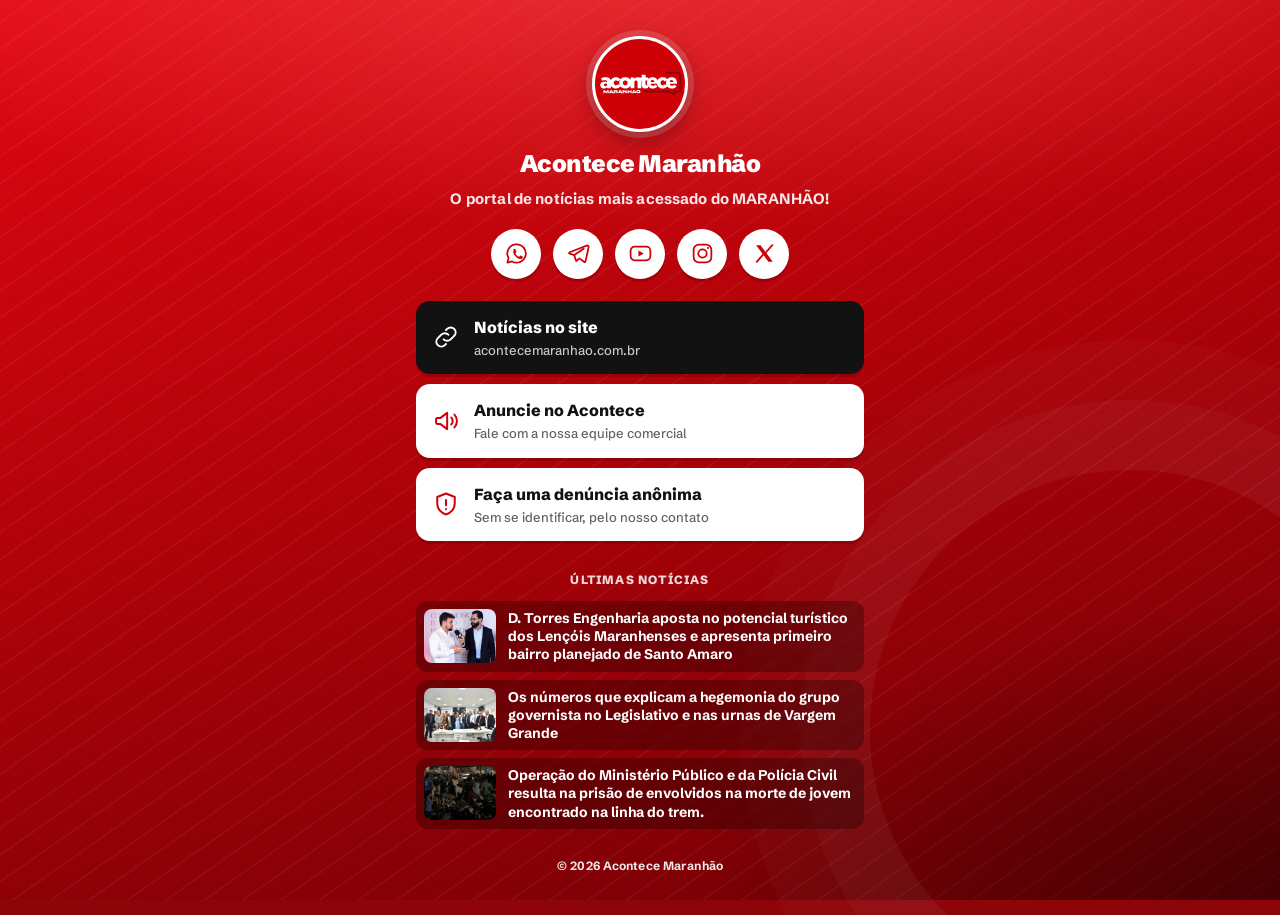
<file: bio.html>
<!doctype html>
<html lang="pt-BR">
<head>
<meta charset="utf-8">
<meta name="viewport" content="width=device-width,initial-scale=1,viewport-fit=cover">
<title>Bio - Acontece Maranhão</title>
<link rel="icon" href="favicon.ico" sizes="48x48">
<link rel="icon" href="favicon.svg" type="image/svg+xml">
<link rel="apple-touch-icon" href="apple-touch-icon.png">
<meta name="theme-color" content="#CE0108">
<link rel="preconnect" href="https://fonts.googleapis.com">
<link rel="preconnect" href="https://fonts.gstatic.com" crossorigin>
<link rel="stylesheet" href="https://fonts.googleapis.com/css2?family=Schibsted+Grotesk:wght@400;500;600;700;800;900&display=swap">
<link rel="stylesheet" href="site.css">
</head>
<body class="bio-pg">
<main class="bio">
 <span class="bio-av"><img src="logo-acontece-maranhao-quadrada.svg" alt="Acontece Maranhão"></span>
 <h1>Acontece Maranhão</h1>
 <p>O portal de notícias mais acessado do MARANHÃO!</p>
 <nav class="bio-redes" id="bio-redes" aria-label="Redes sociais do Acontece Maranhão"></nav>
 <nav class="bio-links" id="bio-links" aria-label="Links do Acontece Maranhão"></nav>
 <section class="bio-ult" id="bio-ult"><h2>Últimas notícias</h2></section>
 <p class="bio-foot">© 2026 Acontece Maranhão</p>
</main>
<script src="data.js"></script>
<script>
const IC={
 search:'<circle cx="11" cy="11" r="7"/><path d="m20 20-4-4"/>',
 whatsapp:'<path d="M12 3.2a8.8 8.8 0 0 0-7.6 13.2L3.2 20.8l4.5-1.2A8.8 8.8 0 1 0 12 3.2z"/><path d="M8.9 8.3c.3-.6.6-.6.9-.6h.6c.2 0 .4 0 .6.5l.8 1.9c.1.2.1.4 0 .6l-.4.6-.3.3c-.1.1-.2.3-.1.5.3.6.8 1.3 1.4 1.8.7.6 1.3.9 1.9 1.1.2.1.4 0 .5-.1l.7-.8c.2-.2.3-.2.6-.1l1.7.8c.3.1.4.2.4.4 0 .4-.1 1-.4 1.3-.4.5-1.2.9-1.9.9-.8 0-2.3-.4-4-1.9-1.6-1.4-2.6-3.2-2.8-3.8-.3-.8-.2-1.9.2-2.5z" fill="currentColor" stroke="none"/>',
 instagram:'<rect x="3.5" y="3.5" width="17" height="17" rx="5"/><circle cx="12" cy="12" r="4"/><circle cx="17.3" cy="6.7" r="1" fill="currentColor" stroke="none"/>',
 facebook:'<path d="M13.5 21v-7.5h2.6l.4-3.1h-3V8.5c0-.9.3-1.5 1.5-1.5h1.6V4.2c-.3 0-1.2-.1-2.3-.1-2.3 0-3.9 1.4-3.9 4v2.3H7.8v3.1h2.6V21z" fill="currentColor" stroke="none"/>',
 x:'<path d="M4 4h4.2l11.8 16h-4.2z" fill="currentColor" stroke="none"/><path d="M19.5 4 13 11.3M4.5 20l6.6-7.4"/>',
 telegram:'<path d="M20.5 4.2 3.6 10.8c-.9.4-.9 1.1 0 1.4l4.3 1.4 1.6 5c.2.6.6.7 1 .3l2.4-2.2 4.6 3.4c.6.4 1.1.2 1.3-.6l2.9-13.7c.2-1.1-.4-1.6-1.2-1.3z"/><path d="m8 13.5 9-6"/>',
 linkedin:'<rect x="3.5" y="3.5" width="17" height="17" rx="2.5"/><path d="M8 10.5V16M8 7.8v.1M11.5 16v-3.2c0-1.4.9-2.3 2-2.3s2 .8 2 2.3V16M11.5 10.5V16"/>',
 link:'<path d="M10 14a4.2 4.2 0 0 0 6 0l3-3a4.2 4.2 0 0 0-6-6l-1 1"/><path d="M14 10a4.2 4.2 0 0 0-6 0l-3 3a4.2 4.2 0 0 0 6 6l1-1"/>',
 youtube:'<rect x="2.5" y="5.5" width="19" height="13" rx="4"/><path d="m10 9 5 3-5 3z" fill="currentColor" stroke="none"/>',
 play:'<path d="M7 4.5v15l12-7.5z" fill="currentColor" stroke="none"/>',
 menu:'<path d="M4 7h16M4 12h16M4 17h16"/>',
 close:'<path d="M6 6l12 12M18 6 6 18"/>',
 mail:'<rect x="3.5" y="5.5" width="17" height="13" rx="2"/><path d="m4 7 8 6 8-6"/>',
 yt:'<rect x="1.5" y="5" width="21" height="14" rx="4.5" fill="#FF0000" stroke="none"/><path d="m10 9 5.2 3-5.2 3z" fill="#fff" stroke="none"/>'
};
const icon=k=>`<svg viewBox="0 0 24 24" fill="none" stroke="currentColor" stroke-width="1.7" stroke-linecap="round" stroke-linejoin="round" aria-hidden="true">${IC[k]}</svg>`;
const wa=t=>'https://wa.me/5598987884948?text='+encodeURIComponent(t);
IC.megafone='<path d="M3.5 10.5v3a1 1 0 0 0 1 1H7l6 4.5v-14L7 9.5H4.5a1 1 0 0 0-1 1z"/><path d="M16.5 9a4.2 4.2 0 0 1 0 6"/><path d="M19.2 6.5a8 8 0 0 1 0 11"/>';IC.denuncia='<path d="M12 3 4.5 6v5.5c0 4.6 3.2 8.4 7.5 9.5 4.3-1.1 7.5-4.9 7.5-9.5V6z"/><path d="M12 8.5v4.5"/><path d="M12 16.3v.2"/>';
const R=[
 ['https://whatsapp.com/channel/0029VaEszsV5vKAHEeERpi0s','whatsapp','Canal do WhatsApp'],
 ['https://t.me/acontecemaranhao2','telegram','Canal do Telegram'],
 ['https://www.youtube.com/@podaconteceroficial','youtube','Pod Acontecer no YouTube'],
 ['https://www.instagram.com/acontece_maranhao/','instagram','Instagram'],
 ['https://x.com/acontece_ma','x','X']
];
const L=[
 ['index.html','link','Notícias no site','acontecemaranhao.com.br','dest'],
 [wa('Olá! Quero anunciar no Acontece Maranhão.'),'megafone','Anuncie no Acontece','Fale com a nossa equipe comercial'],
 [wa('Olá! Gostaria de fazer uma denúncia anônima.'),'denuncia','Faça uma denúncia anônima','Sem se identificar, pelo nosso contato']
];
document.getElementById('bio-redes').innerHTML=R.map(([h,i,t])=>`<a href="${h}" target="_blank" rel="noopener" aria-label="${t}" title="${t}">${icon(i)}</a>`).join('');
const esc=s=>String(s).replace(/[&<>"]/g,c=>({'&':'&amp;','<':'&lt;','>':'&gt;','"':'&quot;'}[c]));
document.getElementById('bio-links').innerHTML=L.map(([h,i,t,s,c])=>`<a class="${c||''}" href="${h}"${i==='link'?'':' target="_blank" rel="noopener"'}>${icon(i)}<span>${esc(t)}<small>${esc(s)}</small></span></a>`).join('');
const P=(window.POSTS||[]).slice().sort((a,b)=>b.date.localeCompare(a.date)).slice(0,3);
document.getElementById('bio-ult').insertAdjacentHTML('beforeend',P.map(p=>`<a href="materia.html?id=${p.id}">${p.img?`<img src="${p.img}" alt="" loading="lazy">`:''}<span>${esc(p.title)}</span></a>`).join(''));
</script>
</body>
</html>
</file>
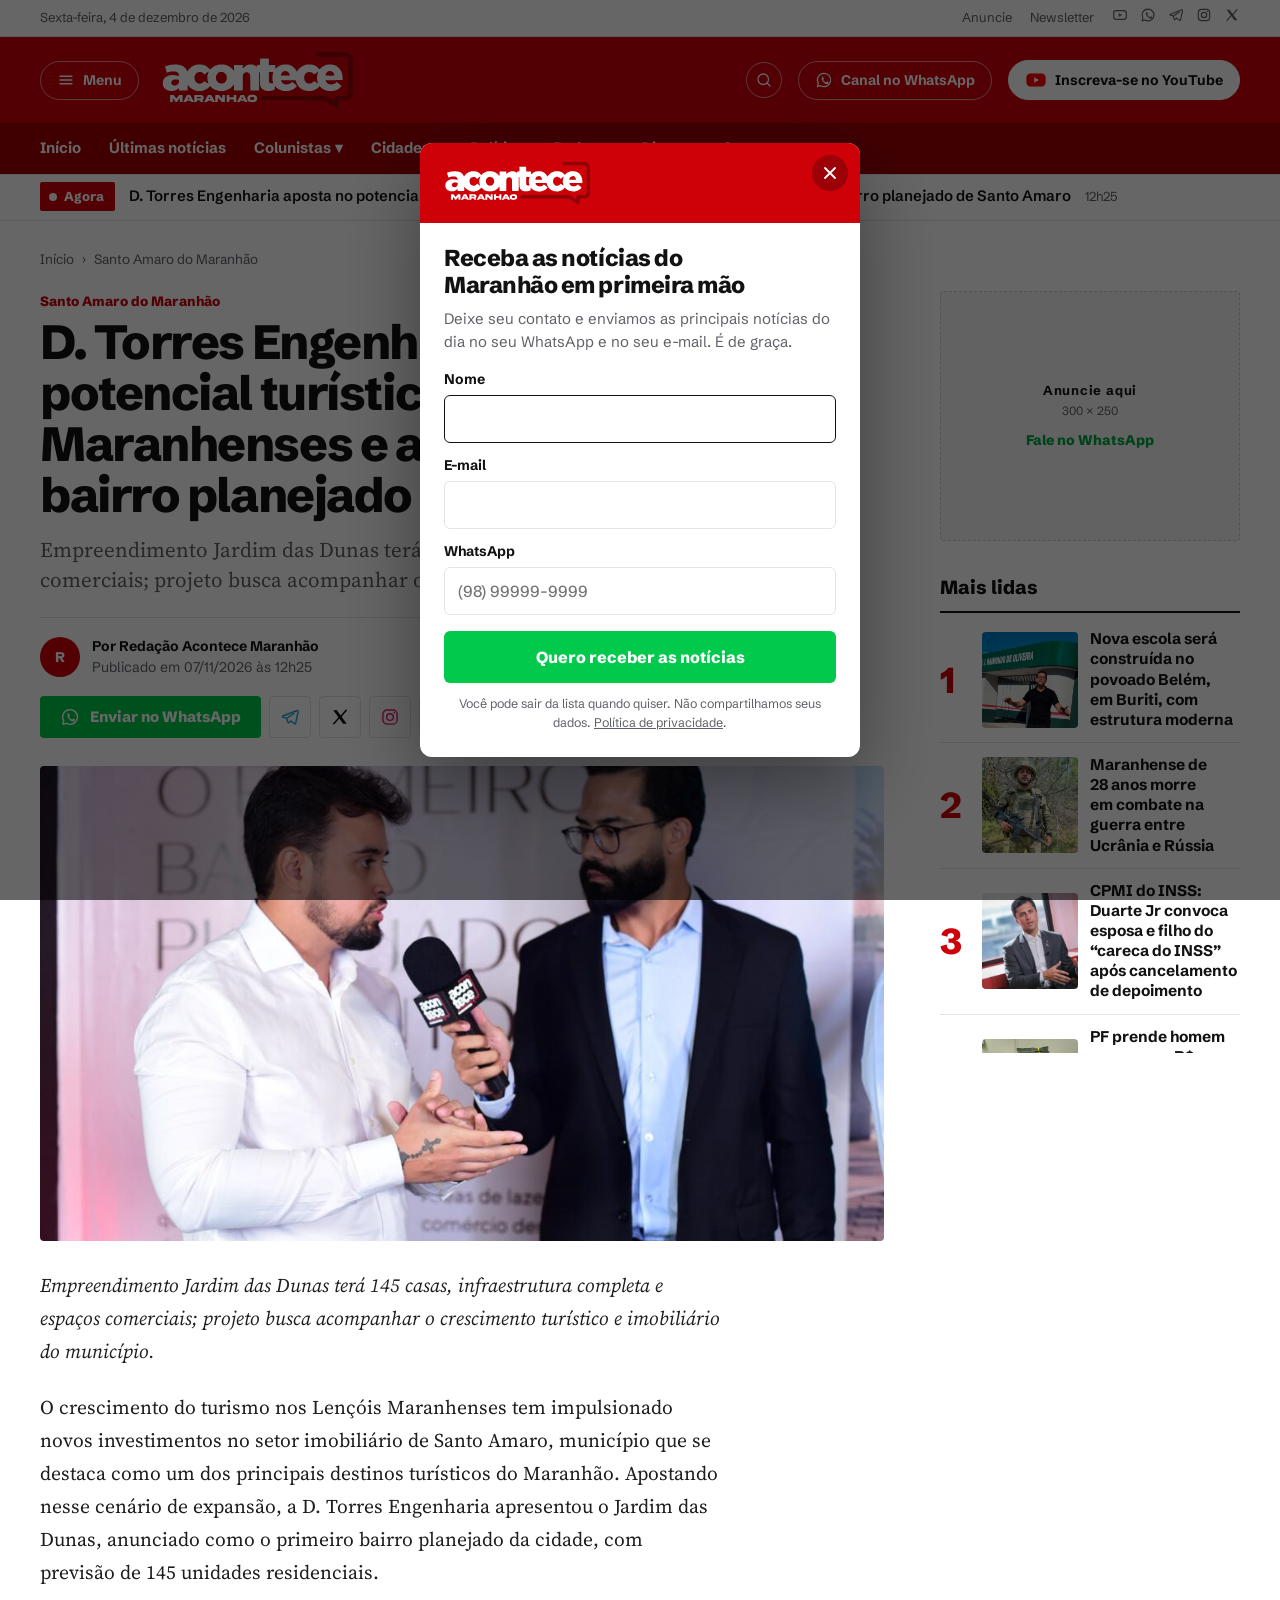
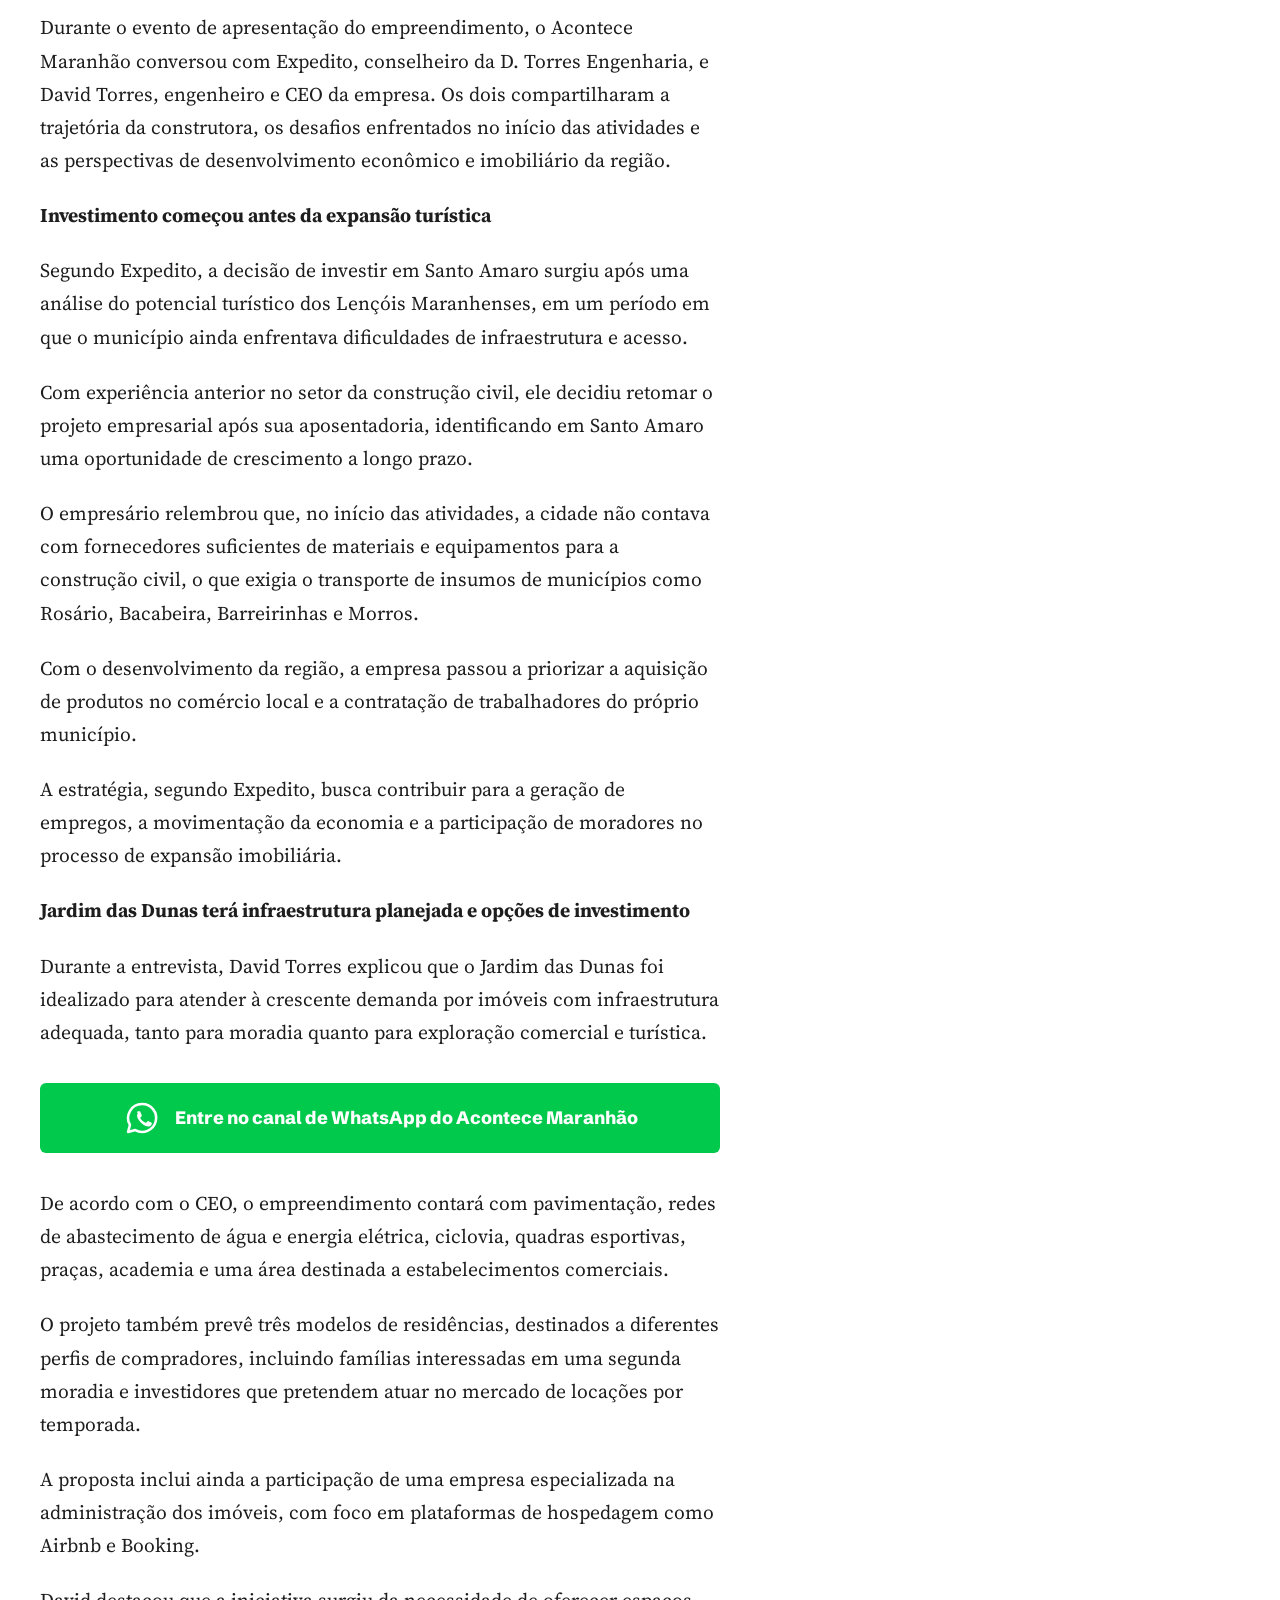
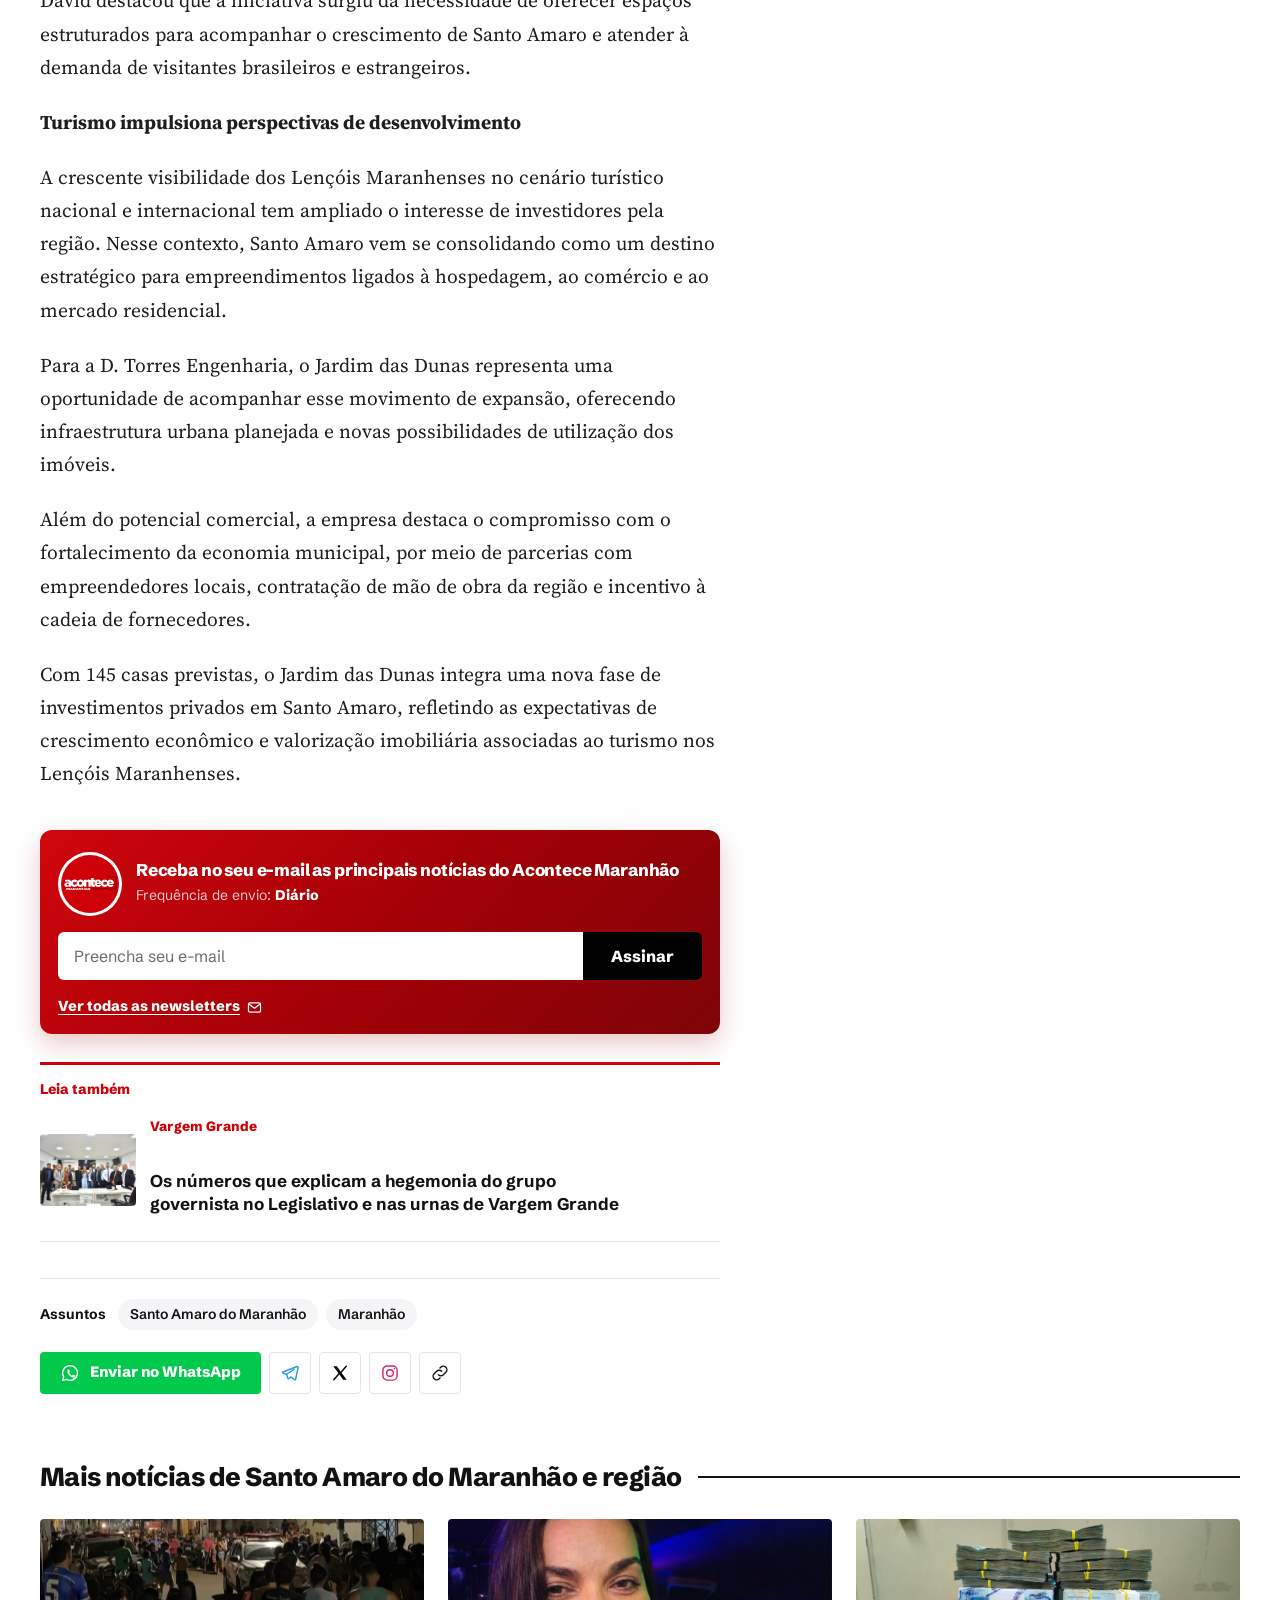
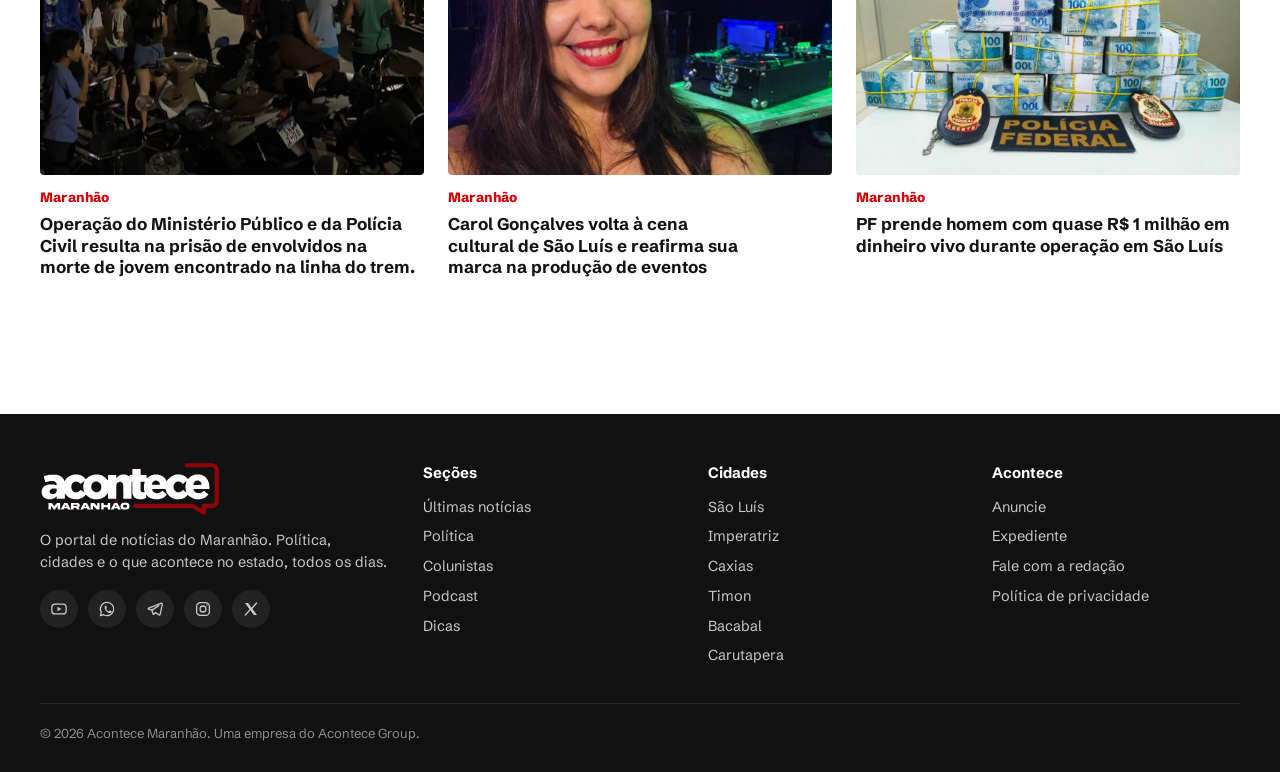
<file: materia.html>
<!doctype html>
<html lang="pt-BR">
<head>
<meta charset="utf-8">
<meta name="viewport" content="width=device-width,initial-scale=1,viewport-fit=cover">
<title>Matéria - Acontece Maranhão</title>
<link rel="icon" href="favicon.ico" sizes="48x48">
<link rel="icon" href="favicon.svg" type="image/svg+xml">
<link rel="icon" href="favicon-32.png" type="image/png" sizes="32x32">
<link rel="apple-touch-icon" href="apple-touch-icon.png">
<meta name="theme-color" content="#CE0108">
<link rel="preconnect" href="https://fonts.googleapis.com">
<link rel="preconnect" href="https://fonts.gstatic.com" crossorigin>
<link rel="stylesheet" href="https://fonts.googleapis.com/css2?family=Schibsted+Grotesk:wght@400;500;600;700;800;900&family=Source+Serif+4:opsz,wght@8..60,400;8..60,600&display=swap">
<link rel="stylesheet" href="site.css">
</head>
<body data-page="materia">
<div id="top"></div>
<main class="wrap" id="main"></main>
<div id="foot"></div>
<script src="data.js"></script>
<script src="site.js"></script>
</body>
</html>
</file>
<file: site.css>
/*
  Acontece Maranhão — protótipo do site
  Conceito: jornal regional moderno. Vermelho da logo só onde é marca (topo, chapéus, chamadas).
  Fios finos organizam a página; o balão de fala da logo marca o convite para o WhatsApp e a newsletter.
*/
:root{
  --red:#CE0108; --red-deep:#A00006; --red-ink:#8E0509; --red-tint:#FDF0F0;
  --ink:#121212; --gray:#5F6168; --rule:#E4E4E8; --tint:#F5F5F7; --paper:#FFFFFF;
  --wa:#1FA855;
  --f:"Schibsted Grotesk","Helvetica Neue",Arial,sans-serif;
  --serif:"Source Serif 4","Georgia",serif;
}
*{box-sizing:border-box}
html{-webkit-text-size-adjust:100%}
body{margin:0;background:var(--paper);color:var(--ink);font-family:var(--f);font-size:16px;line-height:1.5;-webkit-font-smoothing:antialiased}
img{max-width:100%;display:block}
a{color:inherit;text-decoration:none}
button,input{font:inherit;color:inherit}
h1,h2,h3,p{margin:0}
h1,h2,h3{text-wrap:balance}
:focus-visible{outline:2px solid var(--red);outline-offset:2px;border-radius:2px}
[hidden]{display:none!important}
.wrap{max-width:1240px;margin:0 auto;padding-left:max(20px,env(safe-area-inset-left,0px));padding-right:max(20px,env(safe-area-inset-right,0px))}
.gray{color:var(--gray)}

/* ---------- Topo ---------- */
.util{border-bottom:1px solid var(--rule);font-size:13px;color:var(--gray)}
.util .wrap{display:flex;align-items:center;gap:18px;min-height:36px;flex-wrap:wrap}
.util .sp{margin-left:auto}
.util a:hover{color:var(--ink)}
.util .soc{display:flex;gap:12px}
.util .soc svg{width:16px;height:16px}
.band{background:var(--red);color:#fff}
.band .wrap{display:flex;align-items:center;gap:16px;padding-block:14px}
.band .logo img{height:58px;width:auto}
.band .sp{flex:1}
.ibtn{display:inline-flex;align-items:center;gap:8px;border:1.5px solid rgba(255,255,255,.55);background:none;color:#fff;border-radius:999px;padding:8px 16px;font-weight:700;font-size:14px;cursor:pointer;white-space:nowrap}
.ibtn:hover{background:rgba(255,255,255,.12);border-color:#fff}
.ibtn svg{width:18px;height:18px}
.ibtn.icon{padding:8px;border-radius:50%}
.nav{position:sticky;top:0;z-index:40;background:var(--red-deep);color:#fff;box-shadow:0 1px 0 rgba(0,0,0,.08)}
.nav .wrap{display:flex;align-items:center;gap:4px;overflow-x:auto;scrollbar-width:none}
.nav .wrap::-webkit-scrollbar{display:none}
.nav a,.nav button{display:block;padding:14px 12px;font-weight:700;font-size:15px;white-space:nowrap;border:0;background:none;color:#fff;cursor:pointer;position:relative}
.nav a:first-child{padding-left:0}
.nav a:hover,.nav button:hover{color:#FFD9DA}
.nav [aria-current="page"]::after{content:"";position:absolute;left:12px;right:12px;bottom:6px;height:3px;background:#fff;border-radius:2px}
.nav a:first-child[aria-current="page"]::after{left:0}
.nav .chev{display:inline-block;margin-left:4px;transition:transform .2s}
.nav button[aria-expanded="true"] .chev{transform:rotate(180deg)}
.mega{position:sticky;top:48px;z-index:39;background:var(--paper);border-bottom:1px solid var(--rule);box-shadow:0 18px 30px rgba(0,0,0,.08)}
.mega .wrap{padding-block:20px 24px}
.mega h3{font-size:15px;margin-bottom:12px}
.mega ul{list-style:none;margin:0;padding:0;columns:5 160px;column-gap:24px}
.mega li{break-inside:avoid}
.mega li a{display:block;padding:4px 0;font-size:14.5px}
.mega li a:hover{color:var(--red)}
.mega-col .wrap{padding-block:18px 20px}
.mega-col ul{columns:3 220px;column-gap:32px}
.mega-col li a{display:flex;flex-direction:column;padding:7px 0;border-bottom:1px solid var(--rule)}
.mega-col li a b{font-size:15px}
.mega-col li a span{font-size:13px;color:var(--gray)}
.mega-col li a:hover b{color:var(--red)}
.mega-all{display:inline-block;margin-top:14px;font-weight:700;color:var(--red);font-size:14px}
.agora{border-bottom:1px solid var(--rule)}
.agora .wrap{display:flex;align-items:center;gap:14px;min-height:46px}
.agora .lab{position:relative;display:inline-flex;align-items:center;gap:7px;background:var(--red);color:#fff;font-weight:800;font-size:13px;padding:5px 11px 5px 9px;border-radius:2px;flex:none}
.pulse{position:relative;width:8px;height:8px;border-radius:50%;background:#fff;flex:none}
.pulse::after{content:"";position:absolute;inset:-4px;border-radius:50%;border:2px solid #fff;opacity:0;animation:pulse 1.8s ease-out infinite}
@keyframes pulse{0%{transform:scale(.4);opacity:.9}100%{transform:scale(1.4);opacity:0}}
.agora a{font-weight:600;font-size:15px;overflow:hidden;text-overflow:ellipsis;white-space:nowrap;min-width:0;transition:opacity .3s}
.agora a:hover{text-decoration:underline;text-underline-offset:3px}
.agora .t{color:var(--gray);font-size:13px;flex:none}

/* ---------- Comuns ---------- */
main{padding-block:28px 64px}
.chap{display:block;color:var(--red);font-weight:800;font-size:13.5px;margin-bottom:6px}
.sec{margin-top:56px}
.sec-h{display:flex;align-items:center;gap:16px;margin-bottom:22px}
.sec-h h2{font-size:26px;font-weight:800;letter-spacing:-.02em;white-space:nowrap}
.sec-h::after{content:"";flex:1;height:2px;background:var(--ink);order:2}
.sec-h .more{order:3;font-size:14px;font-weight:700;color:var(--red);white-space:nowrap}
.sec-h .more:hover{text-decoration:underline;text-underline-offset:3px}
.ph{position:relative;overflow:hidden;background:var(--tint);border-radius:4px}
.ph img{width:100%;height:100%;object-fit:cover;transition:transform .5s ease}
a:hover .ph img{transform:scale(1.03)}
.hl:hover,a:hover .hl{text-decoration:underline;text-decoration-thickness:2px;text-underline-offset:4px}
.vt{display:grid;place-items:center;background:var(--tint);border:1px dashed #CFCFD6;border-radius:4px;color:var(--gray);font-size:13px;text-align:center}
.vt b{display:block;font-size:11px;letter-spacing:.06em;color:#9A9BA3;font-weight:700;margin-bottom:2px}
.vt-h{height:250px;margin-top:48px}
.vt-q{height:250px}
.vt-v{height:600px}
.time{color:var(--gray);font-size:13px}

/* ---------- Home ---------- */
.top-grid{display:grid;grid-template-columns:minmax(0,1.75fr) minmax(0,1fr);gap:36px}
.manchete .ph{aspect-ratio:16/9}
.manchete .txt{padding-top:16px}
.manchete h1{font-size:clamp(30px,3.6vw,48px);font-weight:800;letter-spacing:-.03em;line-height:1.04}
.manchete p{font-family:var(--serif);font-size:20px;line-height:1.45;color:var(--gray);margin-top:12px;max-width:62ch}
.subs{display:flex;flex-direction:column}
.sub{display:grid;grid-template-columns:132px minmax(0,1fr);gap:14px;padding:16px 0;border-bottom:1px solid var(--rule)}
.sub:first-child{padding-top:0}
.sub:last-child{border-bottom:0}
.sub .ph{aspect-ratio:4/3}
.sub h3{font-size:17px;font-weight:700;line-height:1.25}
.row2{display:grid;grid-template-columns:minmax(0,1.75fr) minmax(0,1fr);gap:36px;margin-top:48px}
.ult{display:flex;flex-direction:column}
.ult a{display:grid;grid-template-columns:72px 150px minmax(0,1fr);gap:16px;align-items:start;padding:14px 0;border-bottom:1px solid var(--rule)}
.ult .ph{aspect-ratio:3/2}
.ult a:last-child{border-bottom:0}
.ult .when{font-size:13px;color:var(--gray);padding-top:2px}
.ult .when b{display:block;color:var(--ink);font-size:15px}
.ult h3{font-size:17px;font-weight:700;line-height:1.3}
.ult .chap{margin-bottom:3px;font-size:12.5px}
.side-col{display:flex;flex-direction:column;gap:32px}
.rank{display:flex;flex-direction:column;counter-reset:r}
.rank a{display:grid;grid-template-columns:30px 96px minmax(0,1fr);gap:12px;align-items:center;padding:12px 0;border-bottom:1px solid var(--rule);counter-increment:r}
.rank a:last-child{border-bottom:0}
.rank a::before{content:counter(r);font-size:36px;font-weight:800;color:var(--red);line-height:1;letter-spacing:-.04em}
.rank .ph{aspect-ratio:1/1;border-radius:4px}
.rank h3{font-size:15.5px;font-weight:700;line-height:1.3}
.side-h{font-size:19px;font-weight:800;padding-bottom:10px;border-bottom:2px solid var(--ink);margin-bottom:4px}

.cols{display:grid;grid-template-columns:repeat(4,minmax(0,1fr));gap:24px}
.colun{display:flex;flex-direction:column;gap:10px;padding-top:18px;border-top:1px solid var(--rule)}
.colun .who{display:flex;align-items:center;gap:12px}
.av{width:56px;height:56px;border-radius:50%;display:grid;place-items:center;font-weight:800;font-size:18px;flex:none;color:#fff}
.colun .who b{display:block;font-size:15px}
.colun .who div span{font-size:13px;color:var(--red);font-weight:700}
.colun h3{font-family:var(--serif);font-size:19px;font-weight:600;line-height:1.3}

.pol{display:grid;grid-template-columns:minmax(0,1.3fr) minmax(0,1fr);gap:32px}
.pol .big .ph{aspect-ratio:3/2}
.pol .big h3{font-size:28px;font-weight:800;letter-spacing:-.02em;line-height:1.1;margin-top:14px}
.pol .big p{font-family:var(--serif);color:var(--gray);font-size:17px;margin-top:8px}
.pol .list a{display:block;padding:14px 0;border-bottom:1px solid var(--rule)}
.pol .list a:first-child{padding-top:0}
.pol .list a:last-child{border-bottom:0}
.pol .list h3{font-size:18px;font-weight:700;line-height:1.28}

.chips{display:flex;flex-wrap:wrap;gap:8px;margin-bottom:22px}
.chips a{border:1.5px solid var(--rule);border-radius:999px;padding:6px 14px;font-size:14px;font-weight:600}
.chips a:hover{border-color:var(--red);color:var(--red)}
.grid4{display:grid;grid-template-columns:repeat(4,minmax(0,1fr));gap:24px}
.card .ph{aspect-ratio:3/2;margin-bottom:12px}
.card h3{font-size:17px;font-weight:700;line-height:1.28}

.dark{background:#111;color:#fff;margin-top:64px;padding-block:44px 52px;box-shadow:0 0 0 100vmax #111;clip-path:inset(0 -100vmax)}
.dark .sec-h::after{background:#fff}
.dark .sec-h .more{color:#FF8A8F}
.pod{display:grid;grid-template-columns:minmax(0,1fr) minmax(0,1.4fr);gap:40px;align-items:start}
.pod-cover{aspect-ratio:4/3;border-radius:6px;background:var(--red);display:flex;flex-direction:column;justify-content:flex-end;padding:28px;position:relative;overflow:hidden}
.pod-cover b{font-size:44px;font-weight:900;letter-spacing:-.04em;line-height:.95;position:relative}
.pod-cover span{font-size:15px;opacity:.85;margin-top:10px;position:relative}
.pod-cover i{position:absolute;border-radius:50%;border:2px solid rgba(255,255,255,.25)}
.eps a{display:grid;grid-template-columns:48px minmax(0,1fr) auto;gap:16px;align-items:center;padding:16px 0;border-bottom:1px solid #2A2A2A}
.eps a:first-child{padding-top:0}
.play{width:48px;height:48px;border-radius:50%;background:var(--red);display:grid;place-items:center;transition:transform .2s}
.play svg{width:18px;height:18px;margin-left:3px}
.eps a:hover .play{transform:scale(1.08)}
.eps h3{font-size:17px;font-weight:700;line-height:1.3}
.eps .gray{color:#A3A3AA;font-size:13px}
.tv{display:grid;grid-template-columns:repeat(3,minmax(0,1fr));gap:24px;margin-top:8px}
.tv .ph{aspect-ratio:16/9;margin-bottom:12px}
.tv .ph::after{content:"";position:absolute;inset:0;background:linear-gradient(180deg,transparent 50%,rgba(0,0,0,.55))}
.tv .ph .play{position:absolute;left:14px;bottom:14px;z-index:1}
.tv .ph .dur{position:absolute;right:12px;bottom:14px;z-index:1;font-size:12.5px;font-weight:700;background:rgba(0,0,0,.6);padding:2px 8px;border-radius:3px}
.tv h3{font-size:17px;font-weight:700;line-height:1.3}

.dicas{display:grid;grid-template-columns:repeat(3,minmax(0,1fr));gap:24px}
.dica{display:flex;flex-direction:column;gap:10px;padding:20px;border:1.5px solid var(--rule);border-radius:8px;transition:border-color .2s}
.dica:hover{border-color:var(--ink)}
.dica .k{font-size:13px;font-weight:800;color:var(--red)}
.dica h3{font-size:18px;font-weight:700;line-height:1.28}
.dica p{font-size:14px;color:var(--gray)}

/* ---------- Newsletter (modelo Metrópoles) ---------- */
.nlbox{background:linear-gradient(135deg,#D0060D 0%,#A00006 55%,#7E0408 100%);color:#fff;border-radius:12px;padding:18px 18px 16px;display:flex;flex-direction:column;gap:16px;max-width:680px;box-shadow:0 10px 26px rgba(160,0,6,.22)}
.nlbox-top{display:flex;align-items:center;gap:14px}
.nlbox-av{flex:none;width:64px;height:64px;border-radius:50%;overflow:hidden;border:3px solid rgba(255,255,255,.85);background:#fff}
.nlbox-av img{width:100%;height:100%;object-fit:cover}
.nlbox-top b{display:block;font-size:17px;font-weight:800;line-height:1.25;letter-spacing:-.01em}
.nlbox-top span{display:block;font-size:14px;color:rgba(255,255,255,.78);margin-top:4px}
.nlbox-top strong{color:#fff;font-weight:800}
.nlbox-f{display:flex;min-width:0}
.nlbox-f input{flex:1;min-width:0;height:48px;border:0;border-radius:6px 0 0 6px;padding:0 16px;font-size:16px;background:#fff;color:var(--ink)}
.nlbox-f input::placeholder{color:#6B6B73}
.nlbox-f input:focus{outline:2px solid #fff;outline-offset:2px}
.nlbox-f button{flex:none;height:48px;border:0;border-radius:0 6px 6px 0;background:#000;color:#fff;padding:0 28px;font-weight:800;font-size:16px;cursor:pointer}
.nlbox-f button:hover{background:#1E1E1E}
.nlbox-all{display:inline-flex;align-items:center;gap:6px;align-self:flex-start;font-size:14.5px;font-weight:800;text-decoration:underline;text-underline-offset:3px;color:#fff}
.nlbox-all svg{width:17px;height:17px}
.nlbox-all:hover{opacity:.85}
.nlbox .ok{font-weight:800;color:#fff;background:rgba(0,0,0,.2);border-radius:6px;padding:12px 14px}
.body .nlbox{margin:40px 0 0}
.body .nlbox+.leia{margin-top:28px}
.convite-band .nlbox{margin:0 auto}

/* ---------- Botões WhatsApp da matéria ---------- */
.wa-bar{display:flex;align-items:center;justify-content:center;gap:14px;background:#00C94C;color:#fff;border-radius:6px;padding:16px 22px;margin:34px 0;font-weight:800;font-size:18px;line-height:1.25;text-align:left}
.wa-bar svg{width:38px;height:38px;flex:none;stroke-width:1.6}
.wa-bar:hover{filter:brightness(1.06)}
.wa-send{display:inline-flex;align-items:center;gap:10px;background:#00C94C;color:#fff;border-radius:4px;padding:11px 20px;font-weight:800;font-size:15px}
.wa-send svg{width:20px;height:20px}
.wa-send:hover{filter:brightness(1.06)}

/* ---------- Seguir no Google (modelo CNN) ---------- */
.gfollow{display:grid;grid-template-columns:90px minmax(0,1fr) auto;gap:22px;align-items:center;border:2px solid #D92228;border-radius:8px;padding:18px 20px;margin-top:32px;box-shadow:0 2px 8px rgba(0,0,0,.08);background:var(--paper)}
.gfollow img{width:90px;height:90px;border-radius:2px}
.gfollow p{font-size:17px;font-weight:700;line-height:1.35}
.gbtn{display:inline-flex;align-items:center;justify-content:center;gap:12px;background:#F8F9FA;border:1px solid #DADCE0;border-radius:8px;padding:14px 22px;font-weight:600;font-size:17px;color:#3C4043;white-space:nowrap}
.gbtn svg{width:22px;height:22px}
.gbtn:hover{background:#F1F3F4;border-color:#C6C9CC}
.gfollow.stack{grid-template-columns:64px minmax(0,1fr);gap:14px;margin-top:0;padding:16px}
.gfollow.stack img{width:64px;height:64px}
.gfollow.stack p{font-size:15px}
.gfollow.stack .gbtn{grid-column:1/-1;font-size:16px;padding:12px}
@media (max-width:720px){.gfollow{grid-template-columns:64px minmax(0,1fr);gap:14px}.gfollow img{width:64px;height:64px}.gfollow p{font-size:15.5px}.gfollow .gbtn{grid-column:1/-1}.wa-bar{font-size:16px}.wa-bar svg{width:32px;height:32px}}

/* ---------- Abas de dicas ---------- */
.dtabs{display:flex;gap:8px;overflow-x:auto;scrollbar-width:none;margin-bottom:22px;padding-bottom:2px}
.dtabs::-webkit-scrollbar{display:none}
.dtabs button,.dtabs a{flex:none;border:1.5px solid var(--rule);background:var(--paper);border-radius:999px;padding:7px 16px;font-size:14.5px;font-weight:700;cursor:pointer;white-space:nowrap}
.dtabs button:hover,.dtabs a:hover{border-color:var(--red);color:var(--red)}
.dtabs [aria-selected="true"],.dtabs [aria-current="page"],.dtabs [aria-selected="true"]:hover,.dtabs [aria-current="page"]:hover{background:var(--red);border-color:var(--red);color:#fff}
.dicas-all{display:inline-block;margin-top:18px;font-weight:800;color:var(--red);font-size:15px}
.dicas-all:hover{text-decoration:underline;text-underline-offset:3px}

/* ---------- Modal de cadastro ---------- */
.lead{position:fixed;inset:0;z-index:90;background:rgba(0,0,0,.6);display:flex;padding:16px;overflow-y:auto;animation:fade .25s ease}
.lead-box{position:relative;margin:auto;width:100%;max-width:440px;background:var(--paper);border-radius:12px;overflow:hidden;box-shadow:0 30px 80px rgba(0,0,0,.4)}
.lead-top{background:var(--red);padding:18px 24px}
.lead-top img{height:44px;width:auto}
.lead-x{position:absolute;top:12px;right:12px;width:36px;height:36px;border:0;border-radius:50%;background:rgba(0,0,0,.25);color:#fff;display:grid;place-items:center;cursor:pointer}
.lead-x:hover{background:rgba(0,0,0,.45)}
.lead-x svg{width:20px;height:20px;stroke-width:2.2}
.lead-in{padding:22px 24px 24px;display:flex;flex-direction:column;gap:10px}
.lead-in h2{font-size:23px;font-weight:800;letter-spacing:-.02em;line-height:1.15}
.lead-in>p{font-size:15px;color:var(--gray)}
.lead-f{display:flex;flex-direction:column;gap:12px;margin-top:6px}
.lead-f label{display:flex;flex-direction:column;gap:5px;font-size:14px;font-weight:700}
.lead-f input{border:1.5px solid var(--rule);border-radius:6px;padding:11px 13px;font-size:16px;font-weight:500}
.lead-f input:focus{outline:none;border-color:var(--ink)}
.lead-err{color:var(--red);font-size:14px;font-weight:700}
.lead-go{border:0;background:#00C94C;color:#fff;border-radius:6px;padding:14px;font-weight:800;font-size:16px;cursor:pointer;margin-top:4px}
.lead-go:hover{filter:brightness(1.06)}
.lead-f small{font-size:12.5px;color:var(--gray);text-align:center}
@keyframes fade{from{opacity:0}to{opacity:1}}

/* ---------- Banner fixo do YouTube ---------- */
.ytbar{--h:116px;position:fixed;left:0;right:0;bottom:0;z-index:50;color:#fff;background-color:#141414;background-image:linear-gradient(100deg,#0F0F0F 0%,#181818 55%,#3A0A0C 100%);border-top:3px solid #FF0000;box-shadow:0 -10px 30px rgba(0,0,0,.28);padding-bottom:env(safe-area-inset-bottom,0px);transform:translateY(110%);transition:transform .45s cubic-bezier(.2,.8,.2,1)}
.ytbar.on{transform:none}
/* fundo que continua abaixo da tela: cobre a fresta quando a barra do navegador do celular some/aparece ou no "puxão" ao rolar */
.ytbar::after{content:"";position:absolute;left:0;right:0;top:100%;height:200px;background:#141414;pointer-events:none}
.ytbar-in{position:relative;max-width:1240px;margin:0 auto;height:var(--h);display:flex;align-items:center;gap:20px;padding:0 max(20px,env(safe-area-inset-left,0px))}
/* foto de perfil do canal */
.ytbar-av{position:relative;flex:none;width:80px;height:80px}
.ytbar-av img{width:100%;height:100%;border-radius:50%;object-fit:cover;box-shadow:0 0 0 3px #FF0000,0 0 0 6px rgba(255,0,0,.18),0 8px 20px rgba(0,0,0,.5)}
.yt-badge{position:absolute;right:-4px;bottom:-2px;width:30px;height:30px;border-radius:50%;background:#fff;display:grid;place-items:center;box-shadow:0 2px 8px rgba(0,0,0,.4)}
.yt-badge svg{width:20px;height:20px}
/* textos */
.ytbar-txt{flex:1;min-width:0;display:flex;flex-direction:column;gap:6px}
.yt-ch{display:flex;align-items:baseline;gap:8px;min-width:0;white-space:nowrap}
.yt-ch b{font-size:16px;font-weight:800}
.yt-ch span{font-size:13.5px;color:#AAAAB2;overflow:hidden;text-overflow:ellipsis}
.yt-ch:hover b{text-decoration:underline;text-underline-offset:3px}
.yt-roll{position:relative;display:flex;align-items:center;gap:10px;min-width:0;height:28px;overflow:hidden}
.yt-tag{flex:none;display:inline-flex;align-items:center;gap:6px;font-size:11px;font-weight:800;letter-spacing:.07em;text-transform:uppercase;background:rgba(255,0,0,.16);color:#FF8A8F;border:1px solid rgba(255,90,95,.45);border-radius:4px;padding:3px 7px;line-height:1.2}
.yt-tag.live{background:#FF0000;color:#fff;border-color:#FF0000}
.yt-dot{width:7px;height:7px;border-radius:50%;background:currentColor;animation:ytdot 1.8s infinite}
@keyframes ytdot{0%{box-shadow:0 0 0 0 rgba(255,255,255,.6)}70%{box-shadow:0 0 0 6px rgba(255,255,255,0)}100%{box-shadow:0 0 0 0 rgba(255,255,255,0)}}
.yt-ep{min-width:0;font-size:20px;font-weight:800;letter-spacing:-.01em;line-height:1.3;white-space:nowrap;overflow:hidden;text-overflow:ellipsis}
.yt-ep:hover{text-decoration:underline;text-underline-offset:3px}
.yt-roll.out .yt-ep,.yt-roll.out .yt-tag{transform:translateY(-110%);opacity:0;transition:transform .35s ease,opacity .35s ease}
.yt-roll.in .yt-ep,.yt-roll.in .yt-tag{animation:ytin .4s ease both}
@keyframes ytin{from{transform:translateY(110%);opacity:0}to{transform:none;opacity:1}}
.yt-dots{display:flex;gap:5px}
.yt-dots i{width:6px;height:6px;border-radius:50%;background:rgba(255,255,255,.25);transition:background-color .3s,width .3s}
.yt-dots i.on{width:16px;border-radius:3px;background:#FF0000}
/* botão e fechar */
.ytbar-go{flex:none;display:inline-flex;align-items:center;gap:10px;background:#fff;color:#0F0F0F;border-radius:999px;padding:14px 28px 14px 20px;font-weight:800;font-size:17px;box-shadow:0 4px 14px rgba(0,0,0,.3);transition:transform .15s,box-shadow .15s}
.ytbar-go svg{width:30px;height:30px}
.ytbar-go:hover{transform:translateY(-1px);box-shadow:0 8px 20px rgba(0,0,0,.4)}
.ytbar-x{flex:none;width:36px;height:36px;border:0;border-radius:50%;background:rgba(255,255,255,.1);color:#fff;display:grid;place-items:center;cursor:pointer}
.ytbar-x:hover{background:rgba(255,255,255,.24)}
.ytbar-x svg{width:16px;height:16px;stroke-width:2.4}
body.has-ytbar{padding-bottom:calc(119px + env(safe-area-inset-bottom,0px))}
body.has-ytbar .toast{bottom:calc(134px + env(safe-area-inset-bottom,0px))}
@media (max-width:720px){
  .ytbar{--h:100px}
  .ytbar-in{gap:12px;padding:0 12px}
  .ytbar-av{width:60px;height:60px}
  .yt-badge{width:24px;height:24px;right:-5px}
  .yt-badge svg{width:16px;height:16px}
  .ytbar-txt{gap:4px}
  .yt-ch b{font-size:14px}
  .yt-ch span{display:none}
  .yt-roll{height:auto;min-height:40px;align-items:flex-start;flex-direction:column;gap:3px}
  .yt-tag{font-size:9.5px;padding:2px 6px}
  .yt-ep{font-size:14.5px;white-space:normal;display:-webkit-box;-webkit-line-clamp:2;-webkit-box-orient:vertical}
  .yt-dots{display:none}
  .ytbar-go{padding:12px;gap:0}
  .ytbar-go span{display:none}
  .ytbar-x{position:absolute;top:-17px;right:10px;width:26px;height:26px;background:#2A2A2A;box-shadow:0 2px 8px rgba(0,0,0,.4)}
  .ytbar-x svg{width:13px;height:13px}
  body.has-ytbar{padding-bottom:calc(103px + env(safe-area-inset-bottom,0px))}
  body.has-ytbar .toast{bottom:calc(118px + env(safe-area-inset-bottom,0px))}
}
@media (prefers-reduced-motion:reduce){.yt-dot{animation:none}.yt-roll.in .yt-ep,.yt-roll.in .yt-tag{animation:none}.yt-roll.out .yt-ep,.yt-roll.out .yt-tag{transition:none}}
@media (prefers-reduced-motion:reduce){.ytbar,.lead{transition:none;animation:none}}

.btn-wa{display:inline-flex;align-items:center;gap:10px;background:var(--wa);color:#fff;border-radius:999px;padding:11px 20px;font-weight:800;font-size:15px}
.btn-wa:hover{filter:brightness(1.07)}
.btn-wa svg{width:20px;height:20px}
.convite-band{margin-top:64px}

/* ---------- Matéria ---------- */
.crumbs{font-size:13.5px;color:var(--gray);display:flex;gap:8px;flex-wrap:wrap}
.crumbs a:hover{color:var(--red)}
.art-grid{display:grid;grid-template-columns:minmax(0,1fr) 300px;gap:56px;margin-top:22px;align-items:start}
.art-head{max-width:820px}
.art-head h1{font-size:clamp(30px,3.8vw,48px);font-weight:800;letter-spacing:-.03em;line-height:1.06}
.art-head .fina{font-family:var(--serif);font-size:21px;line-height:1.45;color:var(--gray);margin-top:14px}
.byline{display:flex;align-items:center;gap:12px;margin-top:22px;padding-top:18px;border-top:1px solid var(--rule);font-size:14px}
.byline .av{width:40px;height:40px;font-size:14px;background:var(--red)}
.byline b{display:block}
.byline div span{color:var(--gray)}
.share-top{margin-top:18px}
.fig{margin:28px 0 0}
.fig .ph{aspect-ratio:16/9;border-radius:4px}
.fig figcaption{font-size:13.5px;color:var(--gray);padding-top:8px;border-bottom:1px solid var(--rule);padding-bottom:10px}
.body{max-width:680px;margin-top:28px}
.body p,.body li{font-family:var(--serif);font-size:19.5px;line-height:1.7;color:#1E1E1E}
.body p+p{margin-top:22px}
.body h2,.body h3{font-size:24px;font-weight:800;margin:34px 0 10px}
.body p a,.body li a{color:var(--red);text-decoration:underline;text-underline-offset:3px}
.leia{margin:34px 0;border-top:3px solid var(--red);border-bottom:1px solid var(--rule);padding:14px 0 6px}
.leia>b{display:block;font-size:14px;font-weight:800;color:var(--red);margin-bottom:6px}
.leia a{display:grid;grid-template-columns:96px minmax(0,1fr);gap:14px;align-items:center;padding:10px 0;border-top:1px solid var(--rule)}
.leia a:first-of-type{border-top:0}
.leia .ph{aspect-ratio:4/3}
.leia h3{font-size:17px;font-weight:700;line-height:1.3;font-family:var(--f)}
.tags{display:flex;flex-wrap:wrap;gap:8px;align-items:center;margin-top:36px;padding-top:20px;border-top:1px solid var(--rule)}
.tags b{font-size:14px;margin-right:4px}
.tags a{background:var(--tint);border-radius:999px;padding:5px 12px;font-size:14px;font-weight:600}
.tags a:hover{background:var(--red-tint);color:var(--red)}
.end-share{margin-top:22px}
.aside{position:sticky;top:72px;display:flex;flex-direction:column;gap:32px}
.mais{margin-top:64px}
.grid3{display:grid;grid-template-columns:repeat(3,minmax(0,1fr));gap:24px}

/* ---------- Busca ---------- */
.busca{position:fixed;inset:0;z-index:60;background:rgba(0,0,0,.55);display:flex;justify-content:center;align-items:flex-start;padding:max(60px,env(safe-area-inset-top,0px)) 16px 16px}
.busca-box{width:100%;max-width:720px;background:var(--paper);border-radius:10px;overflow:hidden;box-shadow:0 30px 80px rgba(0,0,0,.35)}
.busca-box input{width:100%;border:0;border-bottom:1px solid var(--rule);padding:20px 22px;font-size:20px;font-weight:600}
.busca-box input:focus{outline:none}
.busca-res{max-height:60vh;overflow:auto}
.busca-res a{display:block;padding:14px 22px;border-bottom:1px solid var(--rule)}
.busca-res a:hover{background:var(--tint)}
.busca-res h3{font-size:16px;font-weight:700}
.busca-res p{padding:18px 22px;color:var(--gray)}

/* ---------- Rodapé ---------- */
.foot{background:#111;color:#C9C9CF;margin-top:72px;padding-block:48px 28px;font-size:14.5px}
.foot-grid{display:grid;grid-template-columns:minmax(0,1.4fr) repeat(3,minmax(0,1fr));gap:36px}
.foot img{height:54px;width:auto;margin-bottom:14px}
.foot h4{color:#fff;font-size:15px;margin:0 0 12px}
.foot ul{list-style:none;padding:0;margin:0;display:flex;flex-direction:column;gap:8px}
.foot a:hover{color:#fff}
.foot .soc{display:flex;gap:10px;margin-top:16px}
.foot .soc a{width:38px;height:38px;border-radius:50%;background:#222;display:grid;place-items:center}
.foot .soc a:hover{background:var(--red)}
.foot .soc svg{width:18px;height:18px}
.foot-base{display:flex;flex-wrap:wrap;gap:12px;justify-content:space-between;border-top:1px solid #2A2A2A;margin-top:36px;padding-top:20px;font-size:13px;color:#8E8E96}

.toast{position:fixed;left:50%;bottom:max(24px,env(safe-area-inset-bottom,0px));transform:translateX(-50%);background:var(--ink);color:#fff;padding:12px 20px;border-radius:12px;font-weight:600;z-index:70;max-width:calc(100vw - 32px);text-align:center;box-shadow:0 10px 30px rgba(0,0,0,.25)}

/* ---------- Responsivo ---------- */
@media (max-width:1060px){
  .top-grid,.row2,.pol,.pod,.art-grid{grid-template-columns:minmax(0,1fr)}
  .cols,.grid4,.dicas{grid-template-columns:repeat(2,minmax(0,1fr))}
  .foot-grid{grid-template-columns:repeat(2,minmax(0,1fr))}
  .aside{position:static}
  .vt-v{height:250px}
  .pod-cover{aspect-ratio:auto;min-height:220px}
}
@media (max-width:720px){
  .util .hide-sm,.band .hide-sm{display:none}
  .band .logo img{height:44px}
  .tv,.grid3{grid-template-columns:minmax(0,1fr)}
  .sub{grid-template-columns:104px minmax(0,1fr)}
  .vt-h{height:120px}
  .body p,.body li{font-size:18px}
}
@media (max-width:480px){
  .cols,.grid4,.dicas,.foot-grid{grid-template-columns:minmax(0,1fr)}
}
@media (prefers-reduced-motion:reduce){*{transition:none!important}}

/* ---------- Página da coluna ---------- */
.col-band{background:var(--red);color:#fff;border-radius:4px;padding:18px 24px;position:relative}
.col-band span{font-size:30px;font-weight:900;letter-spacing:-.02em}
.col-band::after{content:"";position:absolute;right:48px;bottom:-10px;width:18px;height:11px;background:var(--red);clip-path:polygon(0 0,100% 0,100% 100%)}
.col-head{display:grid;grid-template-columns:auto minmax(0,auto) minmax(0,1fr);gap:28px;align-items:center;padding:34px 0 28px;border-bottom:2px solid var(--red)}
.col-av{width:112px;height:112px;font-size:38px}
.col-name h1{font-size:clamp(36px,5vw,64px);font-weight:900;letter-spacing:-.04em;line-height:.95;color:var(--red)}
.col-name p{font-family:var(--serif);font-style:italic;font-size:19px;margin-top:6px}
.col-desc{font-family:var(--serif);font-style:italic;font-size:18px;color:var(--gray);padding-left:28px;border-left:1px solid var(--rule);max-width:44ch}
.col-grid{display:grid;grid-template-columns:minmax(0,1fr) 300px;gap:48px;margin-top:32px;align-items:start}
.col-top{display:grid;grid-template-columns:minmax(0,1fr) minmax(0,1fr);gap:24px;align-items:center}
.col-top .ph{aspect-ratio:4/3}
.col-top h2{font-family:var(--serif);font-size:clamp(28px,3vw,40px);font-weight:600;line-height:1.08;letter-spacing:-.01em}
.col-top p{font-family:var(--serif);font-style:italic;color:var(--gray);font-size:17px;margin-top:12px}
.col-nl{display:grid;grid-template-columns:auto minmax(0,1fr);gap:8px 16px;align-items:center;background:linear-gradient(120deg,var(--red),var(--red-ink));color:#fff;border-radius:14px;padding:18px 20px;margin-top:28px}
.col-nl .av{width:64px;height:64px;grid-row:span 2;border:3px solid rgba(255,255,255,.35)}
.col-nl-txt b{display:block;font-size:17px}
.col-nl-txt span{font-size:14px;opacity:.85}
.col-nl-f{grid-column:2;display:flex;min-width:0}
.col-nl-f input{flex:1;min-width:0;border:0;border-radius:8px 0 0 8px;padding:0 14px;font-size:15px;height:44px;color:#111;background:#fff}
.col-nl-f input:focus{outline:2px solid #fff;outline-offset:2px}
.btn-ink{border:0;background:#111;color:#fff;border-radius:0 8px 8px 0;padding:0 22px;font-weight:800;cursor:pointer;height:44px}
.btn-ink:hover{background:#000}
.col-nl .ok{grid-column:2;color:#fff}
.others{display:flex;flex-direction:column}
.others a{display:flex;align-items:center;gap:12px;padding:10px 0;border-bottom:1px solid var(--rule)}
.others a:last-child{border-bottom:0}
.others .av{width:40px;height:40px;font-size:14px}
.others b{display:block;font-size:15px}
.others div span{font-size:13px;color:var(--gray)}
.others a:hover b{color:var(--red)}
@media (max-width:1060px){.col-grid{grid-template-columns:minmax(0,1fr)}.col-head{grid-template-columns:auto minmax(0,1fr)}.col-desc{grid-column:1/-1;padding-left:0;border-left:0}}
@media (max-width:720px){.col-top{grid-template-columns:minmax(0,1fr)}.col-av{width:80px;height:80px;font-size:28px}}
@media (prefers-reduced-motion:reduce){.pulse::after{animation:none}}

/* ---------- Tarjas de categoria ---------- */
.tarja{position:relative;display:flex;align-items:center;gap:16px;background:var(--red);color:#fff;border-radius:4px;padding:16px 20px 16px 24px;margin-bottom:28px}
.tarja::after{content:"";position:absolute;right:44px;bottom:-10px;width:18px;height:11px;background:var(--red);clip-path:polygon(0 0,100% 0,100% 100%)}
.tarja h2{font-size:30px;font-weight:900;letter-spacing:-.025em;line-height:1;margin-right:auto}
.tarja .more{border:2px solid #fff;background:none;color:#fff;border-radius:6px;padding:8px 16px;font:inherit;font-weight:800;font-size:14px;cursor:pointer;white-space:nowrap;transition:background-color .15s,color .15s}
.tarja .more:hover{background:#fff;color:var(--red)}
.dark .tarja{margin-bottom:32px}
.pol2{display:grid;grid-template-columns:minmax(0,1.15fr) minmax(0,1fr);gap:32px}
.big2{display:grid;grid-template-columns:minmax(0,1.1fr) minmax(0,1fr);gap:20px;align-items:start}
.big2 .ph{aspect-ratio:4/3}
.big2 h3{font-size:clamp(24px,2.3vw,32px);font-weight:800;letter-spacing:-.025em;line-height:1.08}
.big2 p{font-family:var(--serif);color:var(--gray);font-size:16.5px;margin-top:10px}
.smalls{display:flex;flex-direction:column;align-content:start}
.smalls a{display:grid;grid-template-columns:132px minmax(0,1fr);gap:16px;align-items:center;padding:12px 0;border-bottom:1px solid var(--rule)}
.smalls a:first-child{padding-top:0}
.smalls a:last-child{border-bottom:0}
.smalls .ph{aspect-ratio:4/3}
.smalls h3{font-size:17px;font-weight:700;line-height:1.28}
.smalls .chap{font-size:12.5px;margin-bottom:3px}
@media (max-width:1060px){.pol2{grid-template-columns:minmax(0,1fr)}}
@media (max-width:720px){.big2,.smalls{grid-template-columns:minmax(0,1fr)}.smalls a{grid-template-columns:104px minmax(0,1fr)}.tarja h2{font-size:24px}}

/* ---------- Botões do topo ---------- */
.menu-btn{margin-right:6px}
.ibtn.yt{background:#fff;color:var(--ink);border-color:#fff}
.ibtn.yt:hover{background:#FFE9EA;border-color:#FFE9EA}
.ibtn.yt svg{width:22px;height:22px}

/* ---------- Menu lateral ---------- */
.drawer{position:fixed;inset:0;z-index:80;visibility:hidden;transition:visibility 0s .32s}
.drawer.open{visibility:visible;transition:none}
.drawer .scrim{position:absolute;inset:0;background:rgba(0,0,0,.45);opacity:0;transition:opacity .3s}
.drawer.open .scrim{opacity:1}
.panel{position:absolute;left:0;top:0;bottom:0;width:min(380px,88vw);background:var(--paper);transform:translateX(-102%);transition:transform .32s cubic-bezier(.2,.8,.2,1);overflow-y:auto;display:flex;flex-direction:column;gap:22px;padding:22px 28px max(28px,env(safe-area-inset-bottom,0px)) max(28px,env(safe-area-inset-left,0px));box-shadow:20px 0 50px rgba(0,0,0,.18)}
.drawer.open .panel{transform:none}
.panel-top{display:flex;align-items:center;justify-content:space-between;gap:12px;padding-bottom:20px;border-bottom:2px solid var(--red)}
.panel-top img{height:46px;width:auto}
.panel .x{border:0;background:none;color:var(--red);cursor:pointer;padding:4px;border-radius:50%}
.panel .x svg{width:30px;height:30px}
.panel .x:hover{background:var(--red-tint)}
.panel-soc{display:flex;gap:18px;color:var(--red)}
.panel-soc a{display:grid;place-items:center}
.panel-soc svg{width:30px;height:30px}
.panel-soc a:hover{color:var(--red-deep)}
.gnews{display:inline-flex;align-items:center;gap:8px;align-self:flex-start;border:1.5px solid var(--rule);border-radius:999px;padding:10px 20px;font-size:14.5px;color:var(--gray);box-shadow:0 2px 6px rgba(0,0,0,.06)}
.gnews b{color:var(--ink)}
.gnews:hover{border-color:var(--ink)}
.gdot{width:16px;height:16px;border-radius:50%;background:conic-gradient(#EA4335 0 25%,#FBBC05 0 50%,#34A853 0 75%,#4285F4 0)}
.panel-nav{display:flex;flex-direction:column;border-top:2px solid var(--red);padding-top:8px}
.panel-nav>a,.panel-nav summary{display:flex;align-items:center;justify-content:space-between;padding:13px 0;font-size:17px;font-weight:800;border-bottom:1px solid var(--rule);cursor:pointer;list-style:none}
.panel-nav summary::-webkit-details-marker{display:none}
.panel-nav summary::after{content:"";width:9px;height:9px;border-right:2.5px solid var(--red);border-bottom:2.5px solid var(--red);transform:rotate(45deg) translate(-2px,-2px);transition:transform .2s}
.panel-nav details[open] summary::after{transform:rotate(-135deg) translate(-2px,-2px)}
.panel-nav>a:hover,.panel-nav summary:hover{color:var(--red)}
.sub-list{display:flex;flex-direction:column;padding:6px 0 12px 14px;border-bottom:1px solid var(--rule)}
.sub-list a{padding:7px 0;font-size:15.5px;font-weight:600;display:flex;flex-direction:column}
.sub-list a small{font-size:12.5px;color:var(--gray);font-weight:500}
.sub-list a:hover{color:var(--red)}
.sub-list .all{border:0;background:none;padding:8px 0 0;text-align:left;font:inherit;font-weight:800;color:var(--red);cursor:pointer}
.panel-cta{display:flex;flex-direction:column;gap:10px;margin-top:auto;padding-top:6px}
.panel-cta .btn-wa,.btn-yt{justify-content:center}
.btn-yt{display:inline-flex;align-items:center;gap:10px;border:1.5px solid var(--ink);color:var(--ink);border-radius:999px;padding:10px 20px;font-weight:800;font-size:15px}
.btn-yt svg{width:24px;height:24px}
.btn-yt:hover{background:var(--tint)}
@media (prefers-reduced-motion:reduce){.panel,.drawer .scrim{transition:none}}
/* textos dos blocos dentro da matéria não herdam a serifa do corpo */
.body .gfollow p{font-family:var(--f);line-height:1.4}
.body .gfollow p{font-size:17px;font-weight:700;color:var(--ink)}
@media (max-width:720px){.body .gfollow p{font-size:15.5px}}

/* ---------- Redes do colunista ---------- */
.col-soc{grid-column:1/-1;display:flex;flex-wrap:wrap;align-items:center;gap:8px}
.col-soc b{font-size:15px;margin-right:6px}
.col-soc a{--c:#111;display:inline-flex;align-items:center;gap:8px;border:1.5px solid var(--rule);border-radius:999px;padding:7px 15px 7px 11px;font-size:14px;font-weight:700;transition:background-color .15s,border-color .15s,color .15s}
.col-soc svg{width:19px;height:19px;color:var(--c)}
.col-soc a:hover{background:var(--c);border-color:var(--c);color:#fff}
.col-soc a:hover svg{color:#fff}

/* ---------- Celular: 3 itens por lista + "Ver todas" ---------- */
.ver-todas{display:none}
@media (max-width:720px){
  .lim:not(.all)>:nth-child(n+4),.lim2:not(.all)>:nth-child(n+3){display:none}
  .ver-todas{display:block;width:100%;margin-top:14px;border:1.5px solid var(--ink);background:none;border-radius:4px;padding:12px;font-weight:800;font-size:15px;cursor:pointer}
  .ver-todas:hover{background:var(--tint)}
  .dark .ver-todas{border-color:#fff;color:#fff}
  .dark .ver-todas:hover{background:#222}
  /* Últimas: foto à esquerda, horário em cima do título */
  .ult a{grid-template-columns:104px minmax(0,1fr);grid-template-areas:"ph when" "ph txt";gap:2px 14px}
  .ult .ph{grid-area:ph;aspect-ratio:4/3}
  .ult .when{grid-area:when;display:flex;gap:6px;align-items:baseline;padding:0;font-size:12.5px}
  .ult .when b{display:inline;font-size:12.5px}
  .ult a>div{grid-area:txt}
  .ult h3{font-size:16px}
  .chips{flex-wrap:nowrap;overflow-x:auto;scrollbar-width:none;margin-right:-20px;padding-right:20px}
  .chips::-webkit-scrollbar{display:none}
  .chips a{flex:none}
  .col-soc a span{display:none}
  .col-soc a{padding:9px}
}
@media (max-width:720px){.lim:not(.all)>:nth-child(3),.lim2:not(.all)>:nth-child(2){border-bottom:0}}
/* celular: onde há o "Ver tudo" embaixo, some o botão de cima (menos "Categorias" das Dicas, que faz outra coisa) */
@media (max-width:720px){section:has(.ver-todas) :is(.tarja,.sec-h) .more:not([data-mega="dicas"]){display:none}}

/* ---------- Mais lidas no menu lateral ---------- */
.panel-mais{display:flex;flex-direction:column;counter-reset:pm}
.panel-mais>b{font-size:17px;font-weight:800;padding-bottom:10px;border-bottom:2px solid var(--red)}
.panel-mais a{display:grid;grid-template-columns:22px 64px minmax(0,1fr);gap:10px;align-items:center;padding:10px 0;border-bottom:1px solid var(--rule);counter-increment:pm}
.panel-mais a:last-child{border-bottom:0}
.panel-mais a::before{content:counter(pm);font-size:24px;font-weight:800;color:var(--red);line-height:1}
.panel-mais .ph{aspect-ratio:1/1}
.panel-mais span{font-size:14px;font-weight:700;line-height:1.3}
.panel-mais a:hover span{color:var(--red)}

/* ---------- Rodapé no celular: Seções, Cidades e Acontece lado a lado ---------- */
@media (max-width:720px){
  .foot-grid{grid-template-columns:repeat(3,minmax(0,1fr));gap:28px 14px}
  .foot-grid>div:first-child{grid-column:1/-1}
  .foot h4{font-size:14px;margin-bottom:10px}
  .foot ul{gap:9px;font-size:13.5px;line-height:1.3}
}

/* celular: sem a faixa de data e redes acima do topo vermelho */
@media (max-width:720px){.util{display:none}}

/* ---------- Barra de seções: indicativo de arrastar (celular) ---------- */
.nav .nav-hint{display:none}
.nav.scrolls .nav-hint{position:absolute;top:0;bottom:0;display:flex;align-items:center;border:0;padding:0;color:#fff;cursor:pointer;z-index:2;transition:opacity .2s}
.nav.scrolls .nav-hint svg{width:20px;height:20px;filter:drop-shadow(0 1px 2px rgba(0,0,0,.35))}
.nav.scrolls .nav-hint-r{right:0;width:56px;justify-content:flex-end;padding-right:10px;background:linear-gradient(90deg,rgba(160,0,6,0),var(--red-deep) 60%)}
.nav.scrolls .nav-hint-l{left:0;width:44px;justify-content:flex-start;padding-left:8px;background:linear-gradient(270deg,rgba(160,0,6,0),var(--red-deep) 60%)}
.nav.scrolls .nav-hint-r svg{animation:navnudge 1.6s ease-in-out infinite}
@keyframes navnudge{0%,100%{transform:translateX(0)}50%{transform:translateX(4px)}}
.nav.at-end .nav-hint-r,.nav.at-start .nav-hint-l{opacity:0;pointer-events:none}
@media (prefers-reduced-motion:reduce){.nav.scrolls .nav-hint-r svg{animation:none}}

/* ---------- Faixa "Agora" no celular: selo menor, texto menor em até 2 linhas, sem horário ---------- */
@media (max-width:720px){
  .agora .wrap{gap:10px;min-height:0;padding-top:9px;padding-bottom:9px}
  .agora .lab{font-size:11px;padding:3px 7px 3px 6px;gap:5px}
  .agora .lab .pulse{width:6px;height:6px}
  .agora a{font-size:13.5px;line-height:1.3;white-space:normal;display:-webkit-box;-webkit-line-clamp:2;-webkit-box-orient:vertical}
  .agora .t{display:none}
}

/* ---------- Compartilhar na matéria ---------- */
.share-row{display:flex;flex-wrap:wrap;align-items:center;gap:8px}
.shi{--c:#111;position:relative;width:42px;height:42px;display:grid;place-items:center;border:1.5px solid var(--rule);border-radius:4px;background:var(--paper);color:var(--c);cursor:pointer;padding:0;transition:background-color .15s,border-color .15s,color .15s}
.shi svg{width:20px;height:20px}
.shi:hover{background:var(--c);border-color:var(--c);color:#fff}
.shi[data-tip]::after{content:attr(data-tip);position:absolute;left:50%;bottom:calc(100% + 8px);transform:translateX(-50%) translateY(4px);background:var(--ink);color:#fff;font-size:12.5px;font-weight:700;padding:4px 9px;border-radius:6px;white-space:nowrap;opacity:0;pointer-events:none;transition:opacity .15s,transform .15s}
.shi[data-tip]:hover::after,.shi[data-tip]:focus-visible::after{opacity:1;transform:translateX(-50%) translateY(0)}
.share-row .wa-send{height:42px;padding-top:0;padding-bottom:0}
@media (max-width:480px){
  .share-row{flex-wrap:nowrap;gap:6px}
  .share-row .wa-send{flex:1;min-width:0;justify-content:center;padding:0 12px;white-space:nowrap}
  .share-row .ws-l{display:none}
  .shi{flex:none;width:40px;height:42px}
}
@media (max-width:720px){.sec-h h2{white-space:normal;font-size:22px;line-height:1.15}}
@media (hover:none),(max-width:720px){.shi[data-tip]::after{display:none}}

/* ---------- Igual ao tema: títulos de página, busca, páginas institucionais ---------- */
.sec-h .pg-title{font-size:40px;font-weight:800;letter-spacing:-.02em;white-space:nowrap;margin:0}
.tarja .tarja-h1{font-size:30px;font-weight:900;letter-spacing:-.025em;line-height:1;margin:0 auto 0 0}
@media (max-width:720px){.sec-h .pg-title{white-space:normal;font-size:28px;line-height:1.1}.tarja .tarja-h1{font-size:24px}}
a.pod-cover{color:#fff}
.busca-pg{display:flex;max-width:620px;margin:18px 0 22px}
.busca-pg input{flex:1;min-width:0;height:48px;border:1.5px solid var(--rule);border-right:0;border-radius:4px 0 0 4px;padding:0 16px;font-size:16px}
.busca-pg input:focus{outline:none;border-color:var(--ink)}
.busca-pg button{height:48px;border:0;border-radius:0 4px 4px 0;background:var(--red);color:#fff;padding:0 24px;font-weight:800;font-size:16px;cursor:pointer}
.busca-pg button:hover{background:var(--red-deep)}
.busca-box form{margin:0}
.pagina{max-width:760px;margin-top:22px}
.pagina .body{margin-top:20px}
.body ul{padding-left:24px;margin:22px 0}
.body li+li{margin-top:8px}
.lead-f small a{color:inherit;text-decoration:underline}

/* Contato por WhatsApp/telefone (páginas Contato, Anuncie e Expediente) */
.fale{border:1px solid var(--line,#E4E4E8);border-radius:10px;padding:22px;margin:24px 0;display:grid;gap:12px;justify-items:start}
.fale .fale-t{font-weight:700;font-size:18px;margin:0}
.body .fale a.fale-wa,.fale a.fale-wa{display:inline-flex;align-items:center;gap:10px;background:#00C853;color:#fff;font-weight:800;font-size:18px;padding:14px 22px;border-radius:999px;text-decoration:none}
.fale a.fale-wa svg{width:24px;height:24px}
.fale .fale-tel{margin:0;font-size:15px;color:var(--gray,#5A5B63)}
.body .fale .fale-tel a{color:inherit}

/* Banners da lateral da home: só no computador (no celular a lateral cairia embaixo da lista) */
@media (max-width:1060px){.side-col.so-desk{display:none}}
.body .fale .fale-t{font-family:var(--f);font-size:18px;color:var(--ink)}.body .fale .fale-tel{font-family:var(--f)}

/* Anúncios vendidos direto: banner do anunciante e "Anuncie aqui" no espaço livre */
.vt-box{height:auto!important}
.vt-box .vt-tag{display:block;font-size:10.5px;letter-spacing:.06em;text-transform:uppercase;color:#9A9BA3;font-weight:700;margin-bottom:5px}
.vt-box img{display:block;width:100%;height:auto;border-radius:4px}
a.vt-livre{color:var(--gray);text-decoration:none;transition:border-color .15s,background .15s}
a.vt-livre:hover{border-color:#00A844;background:#F2FBF5}
.vt-livre b{font-size:13px;color:var(--ink)}
.vt-livre span{display:block;font-size:12px}
.vt-livre em{display:inline-block;margin-top:10px;font-style:normal;font-weight:800;font-size:14px;color:#00A844}

/* Podcast: logo do Pod Acontecer na capa e capas dos vídeos na lista */
.pod-cover{background:#0A1F4A;padding:0}
.pod-cover img{position:absolute;inset:0;width:100%;height:100%;object-fit:cover;transition:transform .3s}
a.pod-cover:hover img{transform:scale(1.03)}
.eps a{grid-template-columns:150px minmax(0,1fr) auto}
.ep-capa{position:relative;display:block;aspect-ratio:16/9;border-radius:6px;overflow:hidden;background:#0A1F4A}
.ep-capa img{width:100%;height:100%;object-fit:cover;display:block}
.ep-capa .play{position:absolute;left:50%;top:50%;width:38px;height:38px;margin:-19px 0 0 -19px;box-shadow:0 2px 10px rgba(0,0,0,.35)}
.ep-capa .play svg{width:15px;height:15px}
@media (max-width:720px){.eps a{grid-template-columns:112px minmax(0,1fr);gap:12px}.eps a>.gray:last-child{display:none}.ep-capa .play{width:32px;height:32px;margin:-16px 0 0 -16px}}

/* A lateral da home nunca fica mais alta que a lista de Últimas notícias (não empurra a faixa de baixo) */
@media (min-width:1061px){.row2>.side-col.so-desk{height:0;min-height:100%;overflow:hidden}}

/* Home: quadrado ao lado da manchete (abaixo dos destaques) e vertical ao lado das Últimas notícias */
@media (max-width:1060px){.so-desk{display:none!important}}
.top-side{display:flex;flex-direction:column;gap:24px;min-width:0}
.top-ad{margin-top:auto}
.row2>.side-col .vt-v{height:100%}
.row2>.side-col .vt-box.vt-v{display:flex;flex-direction:column}
.row2>.side-col .vt-box.vt-v .vt-item{flex:1;min-height:0;display:flex;justify-content:center}
.row2>.side-col .vt-box.vt-v img{height:100%;width:auto;max-width:100%;object-fit:contain}
@media (min-width:1061px){.top-grid>.top-side{height:0;min-height:100%;overflow:hidden}}
.top-side{gap:14px}
.vt-box.vt-q img,.vt-box.vt-v img{max-width:300px;margin:0 auto}
.vt-box.vt-q .vt-tag,.vt-box.vt-v .vt-tag{text-align:center}

/* /bio — página de links do Instagram */
body.bio-pg{background:var(--red);min-height:100vh;margin:0}
.bio{max-width:480px;margin:0 auto;padding:36px 16px 40px;font-family:var(--f);color:#fff;text-align:center}
.bio-av{width:96px;height:96px;border-radius:50%;background:#fff;display:block;margin:0 auto 14px;overflow:hidden;box-shadow:0 4px 18px rgba(0,0,0,.25)}
.bio-av img{width:100%;height:100%;object-fit:cover;display:block}
.bio h1{font-size:24px;font-weight:900;letter-spacing:-.02em;margin:0}
.bio>p{margin:6px 0 0;opacity:.9;font-size:15px}
.bio-links{display:grid;gap:10px;margin-top:24px}
.bio-links a{display:flex;align-items:center;gap:14px;background:#fff;color:var(--ink);border-radius:14px;padding:14px 16px;text-align:left;text-decoration:none;font-weight:800;font-size:16px;box-shadow:0 3px 0 rgba(0,0,0,.15);transition:transform .15s}
.bio-links a:hover{transform:translateY(-2px)}
.bio-links svg{width:28px;height:28px;flex:none;color:var(--red)}
.bio-links small{display:block;font-weight:500;font-size:13px;color:var(--gray);margin-top:2px}
.bio-links a.dest{background:#121212;color:#fff}
.bio-links a.dest svg{color:#fff}.bio-links a.dest small{color:#C9C9CF}
.bio-ult{margin-top:30px;display:grid;gap:8px}
.bio-ult h2{font-size:12px;font-weight:800;letter-spacing:.1em;text-transform:uppercase;margin:0 0 4px;opacity:.85}
.bio-ult a{display:grid;grid-template-columns:72px minmax(0,1fr);gap:12px;align-items:center;background:rgba(0,0,0,.2);border-radius:12px;padding:8px;color:#fff;text-align:left;font-weight:700;font-size:14px;line-height:1.3;text-decoration:none}
.bio-ult img{width:72px;height:54px;object-fit:cover;border-radius:8px;display:block}
.bio-foot{margin-top:28px!important;font-size:12px!important;opacity:.7}
.bio-av{border:3px solid #fff;box-sizing:border-box}

/* /bio: fundo com profundidade (gradiente + luz + listras da marca) */
body.bio-pg{background:#8E0509;position:relative;isolation:isolate}
body.bio-pg::before{content:"";position:fixed;inset:0;z-index:-1;pointer-events:none;
 background:
  radial-gradient(120% 60% at 50% -10%,rgba(255,90,90,.55) 0,rgba(255,90,90,0) 60%),
  radial-gradient(80% 50% at 110% 100%,rgba(40,0,2,.7) 0,rgba(40,0,2,0) 70%),
  repeating-linear-gradient(-35deg,rgba(255,255,255,.045) 0 2px,rgba(255,255,255,0) 2px 22px),
  linear-gradient(165deg,#E10712 0%,#B10209 45%,#6E0004 100%)}
body.bio-pg::after{content:"";position:fixed;z-index:-1;pointer-events:none;width:520px;height:520px;right:-180px;bottom:-160px;border-radius:50%;
 border:70px solid rgba(255,255,255,.05);box-shadow:0 0 0 60px rgba(255,255,255,.025)}
.bio-av{box-shadow:0 0 0 6px rgba(255,255,255,.15),0 8px 24px rgba(0,0,0,.35)}
.bio>p{font-weight:700;letter-spacing:.01em}
.bio-ult a{background:rgba(0,0,0,.28);backdrop-filter:blur(2px)}

/* /bio: redes em ícones logo abaixo da frase */
.bio-redes{display:flex;justify-content:center;flex-wrap:wrap;gap:12px;margin-top:18px}
.bio-redes a{width:50px;height:50px;border-radius:50%;background:#fff;color:var(--red);display:grid;place-items:center;box-shadow:0 3px 0 rgba(0,0,0,.15);transition:transform .15s}
.bio-redes a:hover{transform:translateY(-2px)}
.bio-redes svg{width:25px;height:25px}
.bio-links{margin-top:22px}
</file>
